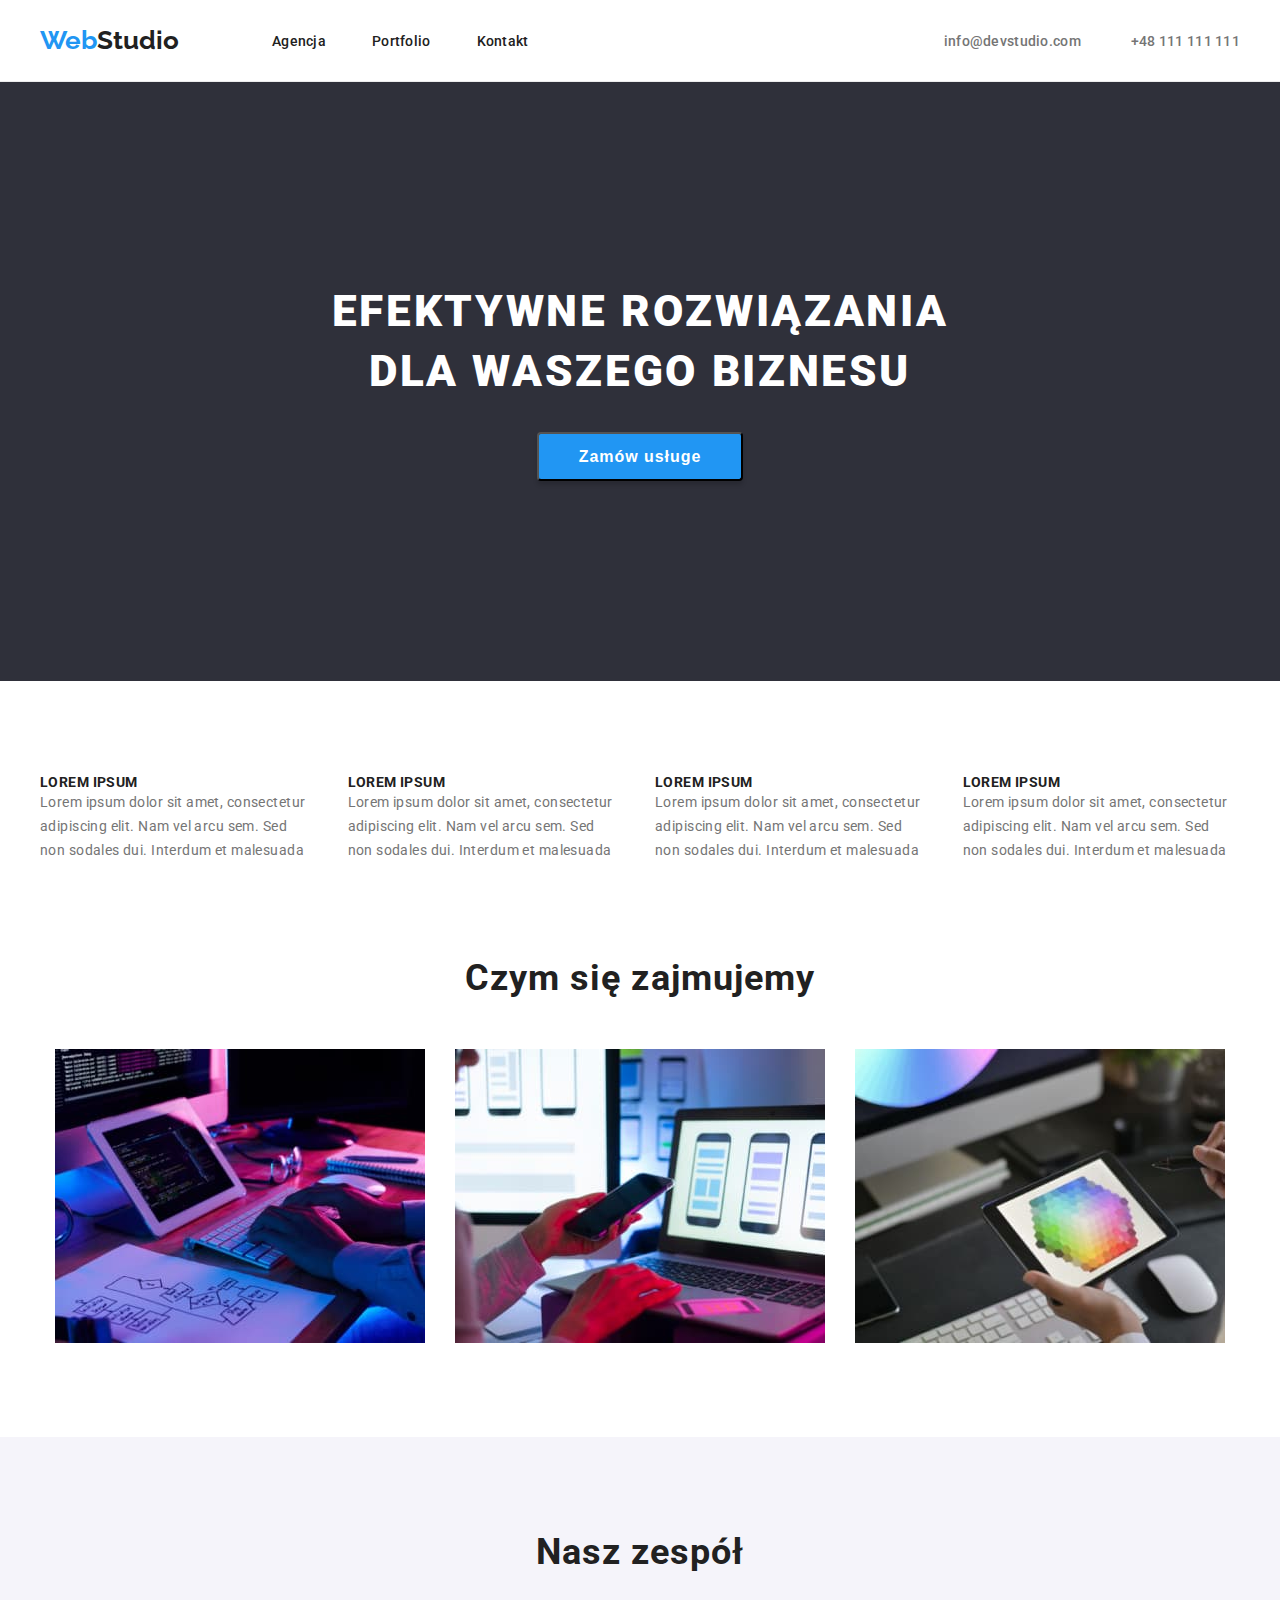
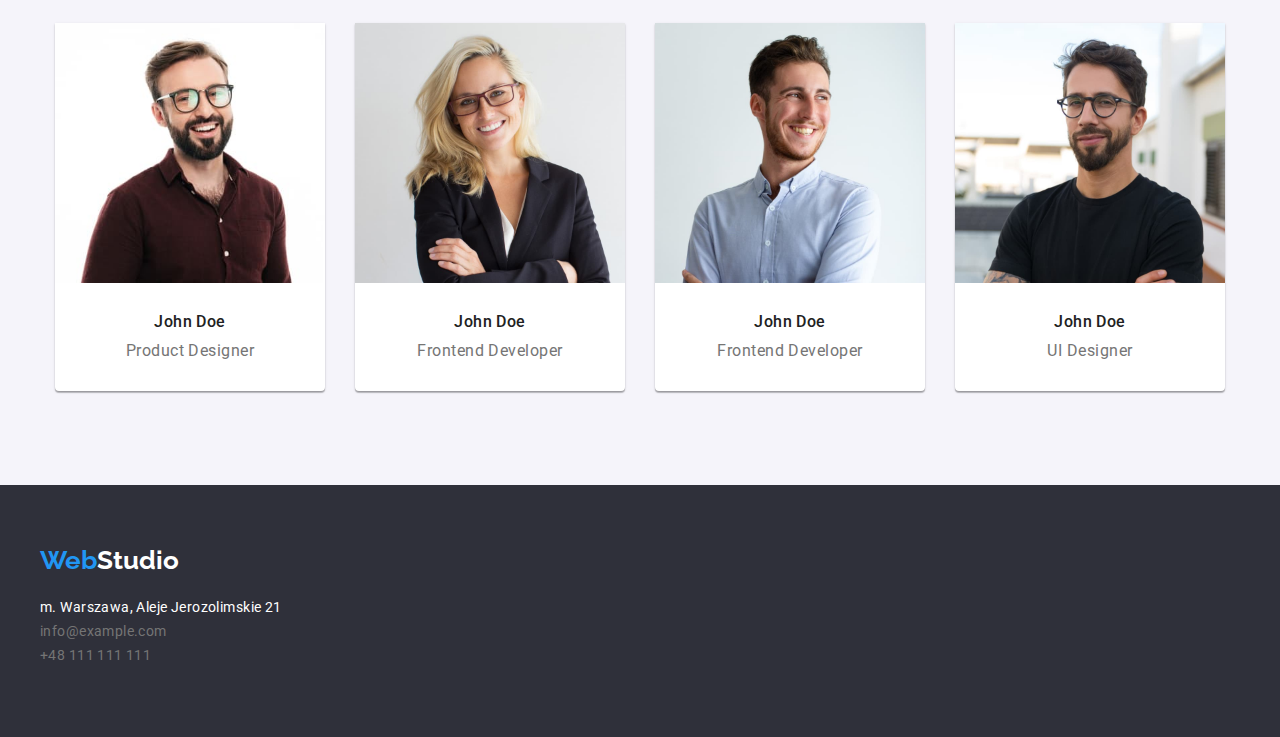
<file: index.html>
<!DOCTYPE html>
<html lang="pl">
  <head>
    <meta charset="UTF-8" />
    <meta http-equiv="X-UA-Compatible" content="IE=edge" />
    <meta name="viewport" content="width=device-width, initial-scale=1.0" />
    <title>Zadanie domowe studentów #1</title>
    <link rel="preconnect" href="https://fonts.googleapis.com" />
    <link rel="preconnect" href="https://fonts.gstatic.com" crossorigin />
    <link
      href="https://fonts.googleapis.com/css2?family=Raleway:wght@700&family=Roboto:wght@400;500;700;900&display=swap"
      rel="stylesheet"
    />
    <link
      rel="stylesheet"
      href="https://cdnjs.cloudflare.com/ajax/libs/modern-normalize/1.1.0/modern-normalize.min.css"
      integrity="sha512-wpPYUAdjBVSE4KJnH1VR1HeZfpl1ub8YT/NKx4PuQ5NmX2tKuGu6U/JRp5y+Y8XG2tV+wKQpNHVUX03MfMFn9Q=="
      crossorigin="anonymous"
      referrerpolicy="no-referrer"
    />
    <link rel="stylesheet" href="./css/styles.css" />
  </head>

  <body>
    <div class="master-disaster">
      <!--NAWIGACJA-->

      <header class="page-header">
        <div class="container header-flex">
          <nav>
            <ul class="list flex-list">
              <li>
                <div class="box">
                  <a class="logo-link" href="index.html"
                    >Web<span class="logo">Studio</span></a
                  >
                </div>
              </li>

              <li><a class="link" href="index.html">Agencja</a></li>
              <li><a class="link" href="portfolio.html">Portfolio</a></li>
              <li><a class="link" href="#">Kontakt</a></li>
            </ul>
          </nav>
          <ul class="list navi-list">
            <li>
              <a class="link-contact link" href="mailto:info@devstudio.com"
                >info@devstudio.com</a
              >
            </li>
            <li>
              <a class="link-contact link" href="tel:+48111111111"
                >+48 111 111 111</a
              >
            </li>
          </ul>
        </div>
      </header>
      <main>
        <!--NAGŁÓWEK-->
        <section class="section-header section">
          <div class="container banner">
            <h1 class="main-header">
              EFEKTYWNE ROZWIĄZANIA DLA WASZEGO BIZNESU
            </h1>
            <button class="button-blue" type="button">Zamów usługe</button>
          </div>
        </section>

        <!--LOREM-->

        <section class="section">
          <div class="container">
            <ul class="list column">
              <li class="column-item">
                <article>
                  <h3 class="article-header">LOREM IPSUM</h3>
                  <p class="article-paragraph">
                    Lorem ipsum dolor sit amet, consectetur adipiscing elit. Nam
                    vel arcu sem. Sed <br />non sodales dui. Interdum et
                    malesuada
                  </p>
                </article>
              </li>
              <li class="column-item">
                <article>
                  <h3 class="article-header">LOREM IPSUM</h3>
                  <p class="article-paragraph">
                    Lorem ipsum dolor sit amet, consectetur adipiscing elit. Nam
                    vel arcu sem. Sed <br />non sodales dui. Interdum et
                    malesuada
                  </p>
                </article>
              </li>
              <li class="column-item">
                <article>
                  <h3 class="article-header">LOREM IPSUM</h3>
                  <p class="article-paragraph">
                    Lorem ipsum dolor sit amet, consectetur adipiscing elit. Nam
                    vel arcu sem. Sed <br />non sodales dui. Interdum et
                    malesuada
                  </p>
                </article>
              </li>
              <li class="column-item">
                <article>
                  <h3 class="article-header">LOREM IPSUM</h3>
                  <p class="article-paragraph">
                    Lorem ipsum dolor sit amet, consectetur adipiscing elit. Nam
                    vel arcu sem. Sed <br />
                    non sodales dui. Interdum et malesuada
                  </p>
                </article>
              </li>
            </ul>
          </div>
        </section>
        <!--CZYM SIĘ ZAJMUJEMY-->
        <section class="section padd">
          <div class="container">
            <h2 class="secondary-header">Czym się zajmujemy</h2>
            <ul class="list column-photo">
              <li class="column-photo-item">
                <img
                  src="./images/img1.jpg"
                  alt="pisanie na klawiaturze"
                  width="370"
                  height="294"
                />
              </li>
              <li class="column-photo-item">
                <img
                  src="./images/img2.jpg"
                  alt="wybieranie układu aplikacji na telefon"
                  width="370"
                  height="294"
                />
              </li>
              <li class="column-photo-item">
                <img
                  src="./images/img3.jpg"
                  alt="wybieranie palety barw"
                  width="370"
                  height="294"
                />
              </li>
            </ul>
          </div>
        </section>

        <!--NASZE ZESPÓŁ-->
        <section class="section-team section">
          <div class="container">
            <h2 class="secondary-header">Nasz zespół</h2>
            <ul class="list column">
              <li class="section-team-photo column-item">
                <img
                  src="./images/workers/john-doe1.jpg"
                  alt="zdjęcie John Doe Pierwszy"
                  width="270"
                  height="260"
                />

                <p class="section-team-name">John Doe</p>
                <p class="section-team-descript">Product Designer</p>
              </li>
              <li class="section-team-photo column-item">
                <img
                  src="./images/workers/john-doe2.jpg"
                  alt="zdjęcie John Doe Drugi"
                  width="270"
                  height="260"
                />
                <p class="section-team-name">John Doe</p>
                <p class="section-team-descript">Frontend Developer</p>
              </li>
              <li class="section-team-photo column-item">
                <img
                  src="./images/workers/john-doe3.jpg"
                  alt="zdjęcie John Doe Trzeci"
                  width="270"
                  height="260"
                />
                <p class="section-team-name">John Doe</p>
                <p class="section-team-descript">Frontend Developer</p>
              </li>
              <li class="section-team-photo column-item">
                <img
                  src="./images/workers/john-doe4.jpg"
                  alt="zdjęcie John Doe czwarty"
                  width="270"
                  height="260"
                />
                <p class="section-team-name">John Doe</p>
                <p class="section-team-descript">UI Designer</p>
              </li>
            </ul>
          </div>
        </section>
      </main>

      <!-- STOPKA -->
      <footer class="footer">
        <div class="container">
          <ul class="list footer-column">
            <li>
              <div class="box-bottom">
                <a class="logo-link" href="index.html"
                  >Web<span class="logo-footer">Studio</span></a
                >
              </div>
            </li>
            <li>
              <address class="adress">
                m. Warszawa, Aleje Jerozolimskie 21
                <ul class="list">
                  <li>
                    <a
                      class="link-contact-footer"
                      href="mailto:info@example.com"
                      >info@example.com</a
                    >
                  </li>
                  <li>
                    <a class="link-contact-footer" href="tel:+48111111111"
                      >+48 111 111 111</a
                    >
                  </li>
                </ul>
              </address>
            </li>
          </ul>
        </div>
      </footer>
    </div>
  </body>
</html>
</file>
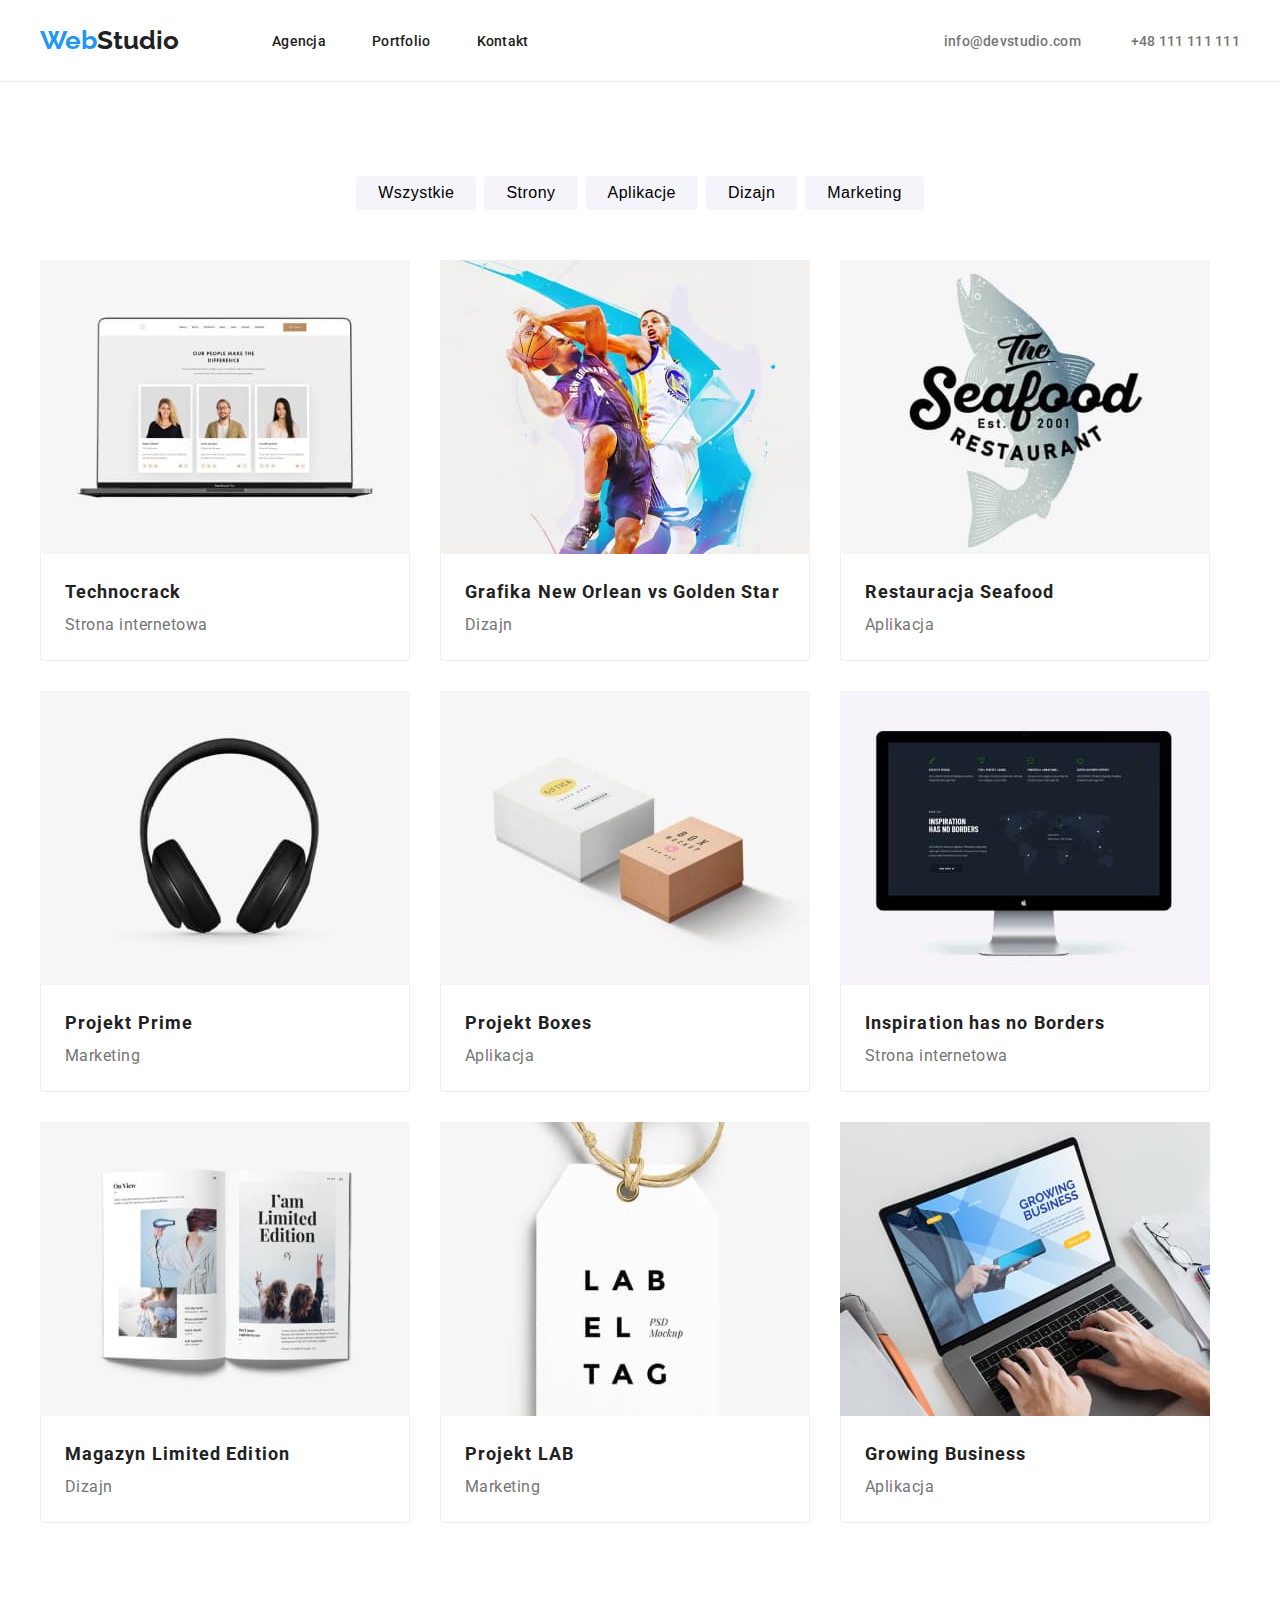
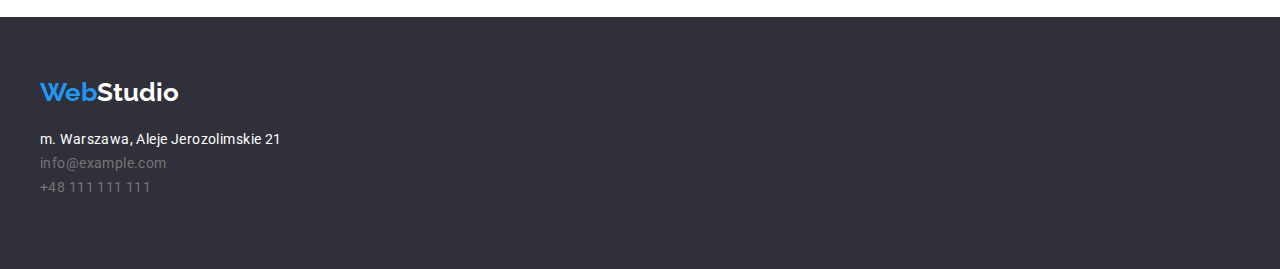
<file: portfolio.html>
<!DOCTYPE html>
<html lang="en">
  <head>
    <meta charset="UTF-8" />
    <meta http-equiv="X-UA-Compatible" content="IE=edge" />
    <meta name="viewport" content="width=device-width, initial-scale=1.0" />
    <title>Portfolio</title>
    <link rel="preconnect" href="https://fonts.googleapis.com" />
    <link rel="preconnect" href="https://fonts.gstatic.com" crossorigin />
    <link
      href="https://fonts.googleapis.com/css2?family=Raleway:wght@700&family=Roboto:wght@400;500;700;900&display=swap"
      rel="stylesheet"
    />
    <link
      rel="stylesheet"
      href="https://cdnjs.cloudflare.com/ajax/libs/modern-normalize/1.1.0/modern-normalize.min.css"
      integrity="sha512-wpPYUAdjBVSE4KJnH1VR1HeZfpl1ub8YT/NKx4PuQ5NmX2tKuGu6U/JRp5y+Y8XG2tV+wKQpNHVUX03MfMFn9Q=="
      crossorigin="anonymous"
      referrerpolicy="no-referrer"
    />
    <link rel="stylesheet" href="./css/styles.css" />
  </head>

  <body>
    <div class="master-disaster">
      <!--NAWIGACJA-->
      <header class="page-header">
        <div class="container header-flex">
          <nav>
            <ul class="list flex-list">
              <li>
                <div class="box">
                  <a class="logo-link" href="index.html"
                    >Web<span class="logo">Studio</span></a
                  >
                </div>
              </li>
              <li><a class="link" href="index.html">Agencja</a></li>
              <li><a class="link" href="portfolio.html">Portfolio</a></li>
              <li><a class="link" href="#">Kontakt</a></li>
            </ul>
          </nav>
          <ul class="list navi-list">
            <li>
              <a class="link-contact link" href="mailto:info@devstudio.com"
                >info@devstudio.com</a
              >
            </li>
            <li>
              <a class="link-contact link" href="tel:+48111111111"
                >+48 111 111 111</a
              >
            </li>
          </ul>
        </div>
      </header>

      <main class="portfolio-main">
        <!--FILTR-->
        <div class="container filtr">
          <ul class="list filter-list">
            <li>
              <button class="button" type="button">Wszystkie</button>
            </li>
            <li>
              <button class="button" type="button">Strony</button>
            </li>
            <li>
              <button class="button" type="button">Aplikacje</button>
            </li>
            <li>
              <button class="button" type="button">Dizajn</button>
            </li>
            <li>
              <button class="button" type="button">Marketing</button>
            </li>
          </ul>
        </div>
        <!--ZDJĘCIA-->
        <section class="section-grid">
          <div class="container">
            <ul class="list grid">
              <li class="grid-item">
                <img
                  src="./images/portfolio/all/technocrack.jpg"
                  alt="Laptop z wyświetloną storną internetową"
                  width="370"
                  height="294"
                />
                <div class="border">
                  <p class="results-title">Technocrack</p>
                  <p class="results-descript">Strona internetowa</p>
                </div>
              </li>
              <li class="grid-item">
                <img
                  src="./images/portfolio/all/neworlean.jpg"
                  alt=" Dwóch koszykarzy walczących o piłkę"
                  width="370"
                  height="294"
                />
                <div class="border">
                  <p class="results-title">Grafika New Orlean vs Golden Star</p>
                  <p class="results-descript">Dizajn</p>
                </div>
              </li>
              <li class="grid-item">
                <img
                  src="./images/portfolio/all/seafood.jpg"
                  alt="Logo restauraccji Seafood z rybą w tle"
                  width="370"
                  height="294"
                />
                <div class="border">
                  <p class="results-title">Restauracja Seafood</p>
                  <p class="results-descript">Aplikacja</p>
                </div>
              </li>
              <li class="grid-item">
                <img
                  src="./images/portfolio/all/prime.jpg"
                  alt="Słuchawki nauszne"
                  width="370"
                  height="294"
                />
                <div class="border">
                  <p class="results-title">Projekt Prime</p>
                  <p class="results-descript">Marketing</p>
                </div>
              </li>
              <li class="grid-item">
                <img
                  src="./images/portfolio/all/boxes.jpg"
                  alt="Dwa prostokątne pudełka, jedno białe - większe, drugie brązowe"
                  width="370"
                  height="294"
                />
                <div class="border">
                  <p class="results-title">Projekt Boxes</p>
                  <p class="results-descript">Aplikacja</p>
                </div>
              </li>
              <li class="grid-item">
                <img
                  src="./images/portfolio/all/inspiration.jpg"
                  alt="Monitor wyświeetlający stornę internetową"
                  width="370"
                  height="294"
                />
                <div class="border">
                  <p class="results-title">Inspiration has no Borders</p>
                  <p class="results-descript">Strona internetowa</p>
                </div>
              </li>
              <li class="grid-item">
                <img
                  src="./images/portfolio/all/limitededition.jpg"
                  alt="Magazyn otwarty na środkowej czceści"
                  width="370"
                  height="294"
                />
                <div class="border">
                  <p class="results-title">Magazyn Limited Edition</p>
                  <p class="results-descript">Dizajn</p>
                </div>
              </li>
              <li class="grid-item">
                <img
                  src="./images/portfolio/all/lab.jpg"
                  alt="Zawieszka z napisem Lab el Tag"
                  width="370"
                  height="294"
                />
                <div class="border">
                  <p class="results-title">Projekt LAB</p>
                  <p class="results-descript">Marketing</p>
                </div>
              </li>
              <li class="grid-item">
                <img
                  src="./images/portfolio/all/growing.jpg"
                  alt="Osoba piszę coś na laptopie"
                  width="370"
                  height="294"
                />
                <div class="border">
                  <p class="results-title">Growing Business</p>
                  <p class="results-descript">Aplikacja</p>
                </div>
              </li>
            </ul>
          </div>
        </section>
      </main>

      <!-- STOPKA -->
      <footer class="footer">
        <div class="container">
          <ul class="list footer-column">
            <li>
              <div class="box-bottom">
                <a class="logo-link" href="index.html"
                  >Web<span class="logo-footer">Studio</span></a
                >
              </div>
            </li>
            <li>
              <address class="adress">
                m. Warszawa, Aleje Jerozolimskie 21
                <ul class="list">
                  <li>
                    <a
                      class="link-contact-footer"
                      href="mailto:info@example.com"
                      >info@example.com</a
                    >
                  </li>
                  <li>
                    <a class="link-contact-footer" href="tel:+48111111111"
                      >+48 111 111 111</a
                    >
                  </li>
                </ul>
              </address>
            </li>
          </ul>
        </div>
      </footer>
    </div>
  </body>
</html>
</file>
<file: css/styles.css>
:root {
  --brand-color: #2196f3;
  --text-color: #212121;
  --text-second-color: #ffffff;
  --text-contacts-color: #757575;
  --backgroung-color: #2f303a;
  --background-button-color: #f5f4fa;
  --border-color: #eeeeee;
  --border-navi: #ececec;
}
* {
  margin: 0;
  padding: 0;
}
body {
  font-family: "Roboto", sans-serif;
  color: var(--text-color);
}
img {
  display: block;
}
.container {
  max-width: 1200px;
  margin: 0 auto;
  padding: 0 15px;
}
.section {
  padding: 94px 0 94px;
  margin: 0 auto;
  display: flex;
  justify-content: center;
}
.padd {
  padding-top: 0px;
}
/*NAVI PANEL */

.box {
  box-sizing: border-box;
}

.box-bottom {
  box-sizing: border-box;
  margin-bottom: 20px;
}

.flex-list {
  display: flex;
  justify-content: space-around;
  align-items: center;
  gap: 46px;
}

/*LOGO*/
.logo-link {
  text-decoration: none;
  color: var(--brand-color);
  font-family: "Raleway";
  font-weight: 700;
  font-size: 26px;
  line-height: 1.19;
  margin-right: 47px;
}

.logo {
  color: var(--text-color);
}

.logo-footer {
  color: var(--text-second-color);
}

/* LINK   */
.link {
  text-decoration: none;
  color: var(--text-color);
  font-weight: 500;
  font-size: 14px;
  line-height: 1.15;
  letter-spacing: 0.02em;
}

.link:hover {
  color: var(--brand-color);
}

.link:active {
  color: var(--brand-color);
}

.link:focus {
  color: var(--brand-color);
}

.link-contact {
  text-decoration: none;
  font-size: 14px;
  line-height: 1.17;
  letter-spacing: 0.02em;
  color: var(--text-contacts-color);
}

.link-contact-footer {
  text-decoration: none;
  font-size: 14px;
  line-height: 1.71;
  letter-spacing: 0.03em;
  color: var(--text-contacts-color);
  margin-bottom: 53px;
  padding-bottom: 9px;
}

/*BUTTONS */
.button {
  background-color: var(--background-button-color);
  text-decoration-color: var(--text-color);
  font-size: 16px;
  font-weight: 500;
  line-height: 1.39;
  letter-spacing: 0.03em;
  text-align: center;
  border-radius: 4px;
  border-color: var(--background-button-color);
  border-style: hidden;
  padding: 6px 22px;
}
.button:hover {
  background-color: var(--brand-color);
  color: var(--text-second-color);
  cursor: pointer;
  box-shadow: 0px 4px 4px rgba(0, 0, 0, 0.15);
}

.button:active {
  background-color: var(--brand-color);
  color: var(--text-second-color);
}

.button:focus {
  background-color: var(--brand-color);
  color: var(--text-second-color);
  cursor: pointer;
  box-shadow: 0px 4px 4px rgba(0, 0, 0, 0.15);
}

.button-blue {
  font-weight: 700;
  font-size: 16px;
  line-height: 1.6;
  letter-spacing: 0.06em;
  color: var(--text-second-color);
  background-color: var(--brand-color);
  cursor: pointer;
  border-radius: 4px;
  padding: 10px 40px;
  margin-top: 30px;
  box-shadow: 0px 4px 4px rgba(0, 0, 0, 0.15);
}

/* HEADER */
.section-header {
  background-color: var(--backgroung-color);
  padding: 200px 0;
}

.header-flex {
  display: flex;
  align-items: center;
  justify-content: space-between;
  padding: 25px 0;
}
.main-header {
  font-weight: 900;
  font-size: 44px;
  line-height: 1.36;
  color: var(--text-second-color);
  text-align: center;
  letter-spacing: 0.06em;
  text-transform: uppercase;
  width: 696px;
}

.secondary-header {
  font-weight: 700;
  font-size: 36px;
  line-height: 1.17;
  text-align: center;
  letter-spacing: 0.03em;
  padding-bottom: 50px;
  padding-top: 0px;
  margin: 0;
}

.article-header {
  font-weight: 700;
  font-size: 14px;
  line-height: 1.14;
  letter-spacing: 0.03em;
  text-transform: uppercase;
  color: var(--text-color);
}

/*SECTION ARTICLES*/

.article-paragraph {
  color: var(--text-contacts-color);
  font-size: 14px;
  line-height: 1.71;
  text-align: Left;
  letter-spacing: 0.03em;
}

/*SECTION TEAM */

.section-team {
  background-color: var(--background-button-color);
}

.section-team-photo {
  background-color: var(--text-second-color);
  padding: 0px;
  margin: 0px;
  box-shadow: 0px 1px 3px rgba(0, 0, 0, 0.12), 0px 1px 1px rgba(0, 0, 0, 0.14),
    0px 2px 1px rgba(0, 0, 0, 0.2);
  border-radius: 0px 0px 4px 4px;
}

.section-team-name {
  font-weight: 500;
  font-size: 16px;
  line-height: 1.18;
  letter-spacing: 0.03em;
  text-align: center;
  padding-bottom: 10px;
  padding-top: 30px;
}

.section-team-descript {
  font-size: 16px;
  line-height: 1.18;
  color: var(--text-contacts-color);
  letter-spacing: 0.03em;
  text-align: center;
  padding-bottom: 30px;
}

/* RESULTS */

.results-title {
  font-weight: 700;
  font-size: 18px;
  line-height: 2;
  letter-spacing: 0.06em;
  color: var(--text-color);
  margin: 0;
}

.results-descript {
  font-size: 16px;
  line-height: 1.87;
  letter-spacing: 0.03em;
  color: var(--text-contacts-color);
  margin: 0;
}
/*FOOTER */
.footer {
  background-color: var(--backgroung-color);
}
.adress {
  color: var(--text-second-color);
  font-family: "Roboto";
  font-style: normal;
  font-size: 14px;
  line-height: 1.71;
  letter-spacing: 0.03em;
  margin: 0 auto;
  padding-bottom: 9px;
}
.list {
  list-style-type: none;
}

.filter-list {
  font-family: "Roboto";
  font-style: normal;
  font-weight: 500;
  font-size: 16px;
  line-height: 1.62;
  text-align: center;
  letter-spacing: 0.03em;
  color: var(--text-color);
  display: flex;
  justify-content: center;
  flex-wrap: wrap;
  column-gap: 8px;
}

.grid {
  display: flex;
  flex-wrap: wrap;
  gap: 30px;
}

.grid-item {
  display: block;
  border-top: none;
}
.section-grid {
  padding-top: 50px;
  padding-bottom: 94px;
  align-items: center;
}
.page-header {
  border-bottom: 1px solid var(--border-navi);
}
.column {
  display: flex;
  flex-wrap: nowrap;
  column-gap: 30px;
  margin: 0;
}
.column-item {
  flex-basis: calc((100% - 30px) / 4);
  margin: 0 auto;
}

.column-photo {
  display: flex;
  flex-wrap: nowrap;
  column-gap: 30px;
}
.column-photo-item {
  flex-basis: calc((100% - 30px) / 3);
  display: block;
  margin: 0 auto;
}

.master-disaster {
  max-width: 1600px;
  width: 100%;
  margin: 0 auto;
}
.border {
  border: 1px solid var(--border-color);
  border-top: none;
  border-radius: 0px 0px 4px 4px;
  padding: 20px 24px;
}
.navi-list {
  display: flex;
  justify-content: flex-end;
  flex-direction: row;
  align-items: flex-end;
  gap: 50px;
}

.banner {
  display: flex;
  flex-flow: column;
  align-items: center;
}

.filtr {
  margin-top: 94px;
}

.footer-column {
  display: flex;
  flex-flow: column;
  flex-wrap: nowrap;
  padding: 60px 0;
}
</file>
